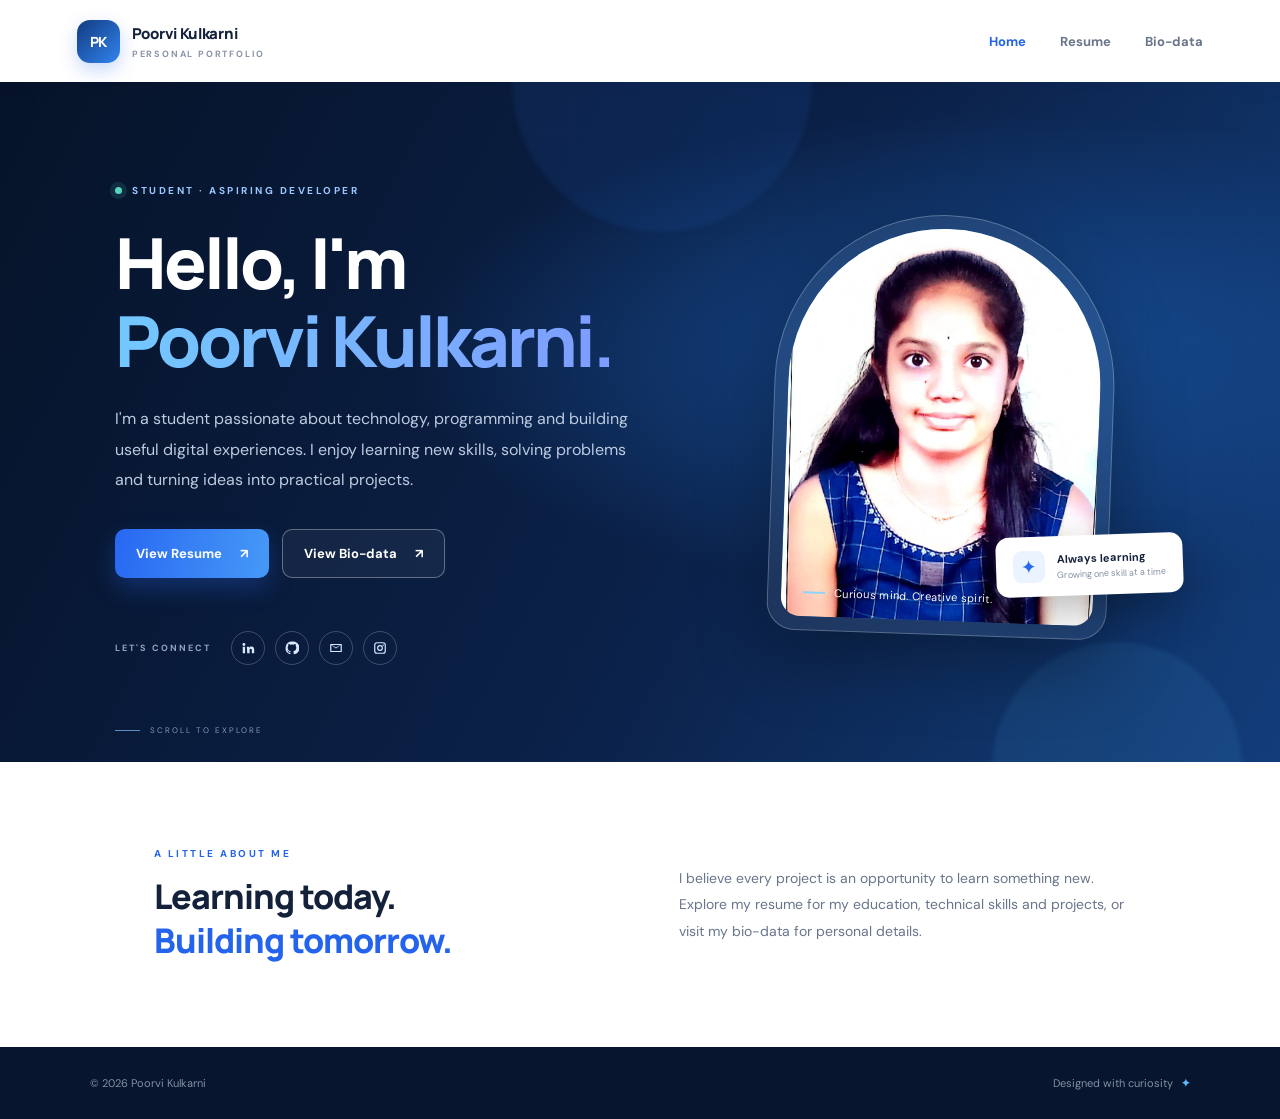
<file: index.html>
<!DOCTYPE html>
<html lang="en">
<head>
  <meta charset="UTF-8">
  <meta name="viewport" content="width=device-width, initial-scale=1.0">
  <meta name="description" content="Poorvi Kulkarni's personal , resume and bio-data.">
  <title>Poorvi Kulkarni | Personal </title>
  <link rel="stylesheet" href="style.css">
  <link rel="preconnect" href="https://fonts.googleapis.com">
  <link rel="preconnect" href="https://fonts.gstatic.com" crossorigin>
  <link href="https://fonts.googleapis.com/css2?family=DM+Sans:wght@400;500;600;700&family=Manrope:wght@400;500;600;700;800&display=swap" rel="stylesheet">
</head>
<body class="home-page">
  <header class="site-header">
    <a class="brand" href="index.html"><span class="brand-mark">PK</span><span>Poorvi Kulkarni<small>PERSONAL PORTFOLIO</small></span></a>
    <button class="menu-toggle" aria-label="Toggle navigation" aria-expanded="false">☰</button>
    <nav class="main-nav" aria-label="Main navigation">
      <a class="active" href="index.html">Home</a>
      <a href="resume.html">Resume</a>
      <a href="biodata.html">Bio-data</a>
    </nav>
  </header>

  <main>
    <section class="hero">
      <div class="hero-glow glow-one"></div><div class="hero-glow glow-two"></div>
      <div class="hero-content">
        <p class="eyebrow"><span class="status-dot"></span> STUDENT · ASPIRING DEVELOPER</p>
        <h1>Hello, I'm<br><span>Poorvi Kulkarni.</span></h1>
        <p class="hero-intro">I'm a student passionate about technology, programming and building useful digital experiences. I enjoy learning new skills, solving problems and turning ideas into practical projects.</p>
        <div class="hero-actions">
          <a class="btn btn-primary" href="resume.html">View Resume <span>↗</span></a>
          <a class="btn btn-outline" href="biodata.html">View Bio-data <span>↗</span></a>
        </div>
        <div class="social-area">
          <span>LET'S CONNECT</span>
          <div class="social-links">
            <a href="https://www.linkedin.com/" target="_blank" rel="noopener" aria-label="LinkedIn" title="Add your LinkedIn profile URL"><svg viewBox="0 0 24 24"><path d="M5 3.5A2.5 2.5 0 1 1 5 8.5a2.5 2.5 0 0 1 0-5ZM3 10h4v11H3zm7 0h3.8v1.5h.1a4.2 4.2 0 0 1 3.8-2.1c4.1 0 4.9 2.7 4.9 6.2V21h-4v-4.8c0-1.2 0-2.8-1.8-2.8s-2.1 1.3-2.1 2.7V21h-4z"/></svg></a>
            <a href="https://github.com/" target="_blank" rel="noopener" aria-label="GitHub" title="Add your GitHub profile URL"><svg viewBox="0 0 24 24"><path d="M12 .9a11.1 11.1 0 0 0-3.5 21.6c.6.1.8-.3.8-.6v-2.1c-3.2.7-3.9-1.4-3.9-1.4-.5-1.3-1.3-1.6-1.3-1.6-1-.7.1-.7.1-.7 1.1.1 1.7 1.1 1.7 1.1 1 .1.7 2.1 3.3 1.5.1-.7.4-1.2.7-1.5-2.6-.3-5.3-1.3-5.3-5.8 0-1.3.5-2.3 1.2-3.1-.1-.3-.5-1.5.1-3.1 0 0 1-.3 3.2 1.2a11 11 0 0 1 5.8 0c2.2-1.5 3.2-1.2 3.2-1.2.6 1.6.2 2.8.1 3.1.8.8 1.2 1.8 1.2 3.1 0 4.5-2.7 5.5-5.3 5.8.4.3.8 1 .8 2v3c0 .3.2.7.8.6A11.1 11.1 0 0 0 12 .9Z"/></svg></a>
            <a href="mailto:poorvikulkarni60@gmail.com" aria-label="Email"><svg viewBox="0 0 24 24"><path d="M3 5h18a1 1 0 0 1 1 1v12a1 1 0 0 1-1 1H3a1 1 0 0 1-1-1V6a1 1 0 0 1 1-1Zm9 8L4 7v10h16V7l-8 6Zm0-2 7-4H5l7 4Z"/></svg></a>
            <a href="https://www.instagram.com/" target="_blank" rel="noopener" aria-label="Instagram" title="Add your Instagram profile URL"><svg viewBox="0 0 24 24"><path d="M7 2h10a5 5 0 0 1 5 5v10a5 5 0 0 1-5 5H7a5 5 0 0 1-5-5V7a5 5 0 0 1 5-5Zm0 2a3 3 0 0 0-3 3v10a3 3 0 0 0 3 3h10a3 3 0 0 0 3-3V7a3 3 0 0 0-3-3H7Zm5 3a5 5 0 1 1 0 10 5 5 0 0 1 0-10Zm0 2a3 3 0 1 0 0 6 3 3 0 0 0 0-6Zm5.5-3a1.2 1.2 0 1 1 0 2.4 1.2 1.2 0 0 1 0-2.4Z"/></svg></a>
          </div>
        </div>
      </div>
      <div class="hero-visual">
        <div class="photo-frame">
          <div class="photo-backdrop"></div>
          <img class="profile-photo" src="profile.jpg.jpeg" alt="Portrait of Poorvi Kulkarni" onerror="this.style.display='none';this.nextElementSibling.style.display='grid'">
          <div class="photo-fallback">PK</div>
          <div class="photo-caption"><span class="caption-line"></span><span>Curious mind. Creative spirit.</span></div>
        </div>
        <div class="floating-card"><span class="floating-icon">✦</span><span><b>Always learning</b><small>Growing one skill at a time</small></span></div>
      </div>
      <a class="scroll-cue" href="#about"><span></span> SCROLL TO EXPLORE</a>
    </section>
    <section class="intro-section" id="about">
      <div><p class="section-kicker">A LITTLE ABOUT ME</p><h2>Learning today.<br><span>Building tomorrow.</span></h2></div>
      <p>I believe every project is an opportunity to learn something new. Explore my resume for my education, technical skills and projects, or visit my bio-data for personal details.</p>
    </section>
  </main>
  <footer class="site-footer"><span>© 2026 Poorvi Kulkarni</span><span>Designed with curiosity <b>✦</b></span></footer>
  <script src="script.js"></script>
</body>
</html>
</file>
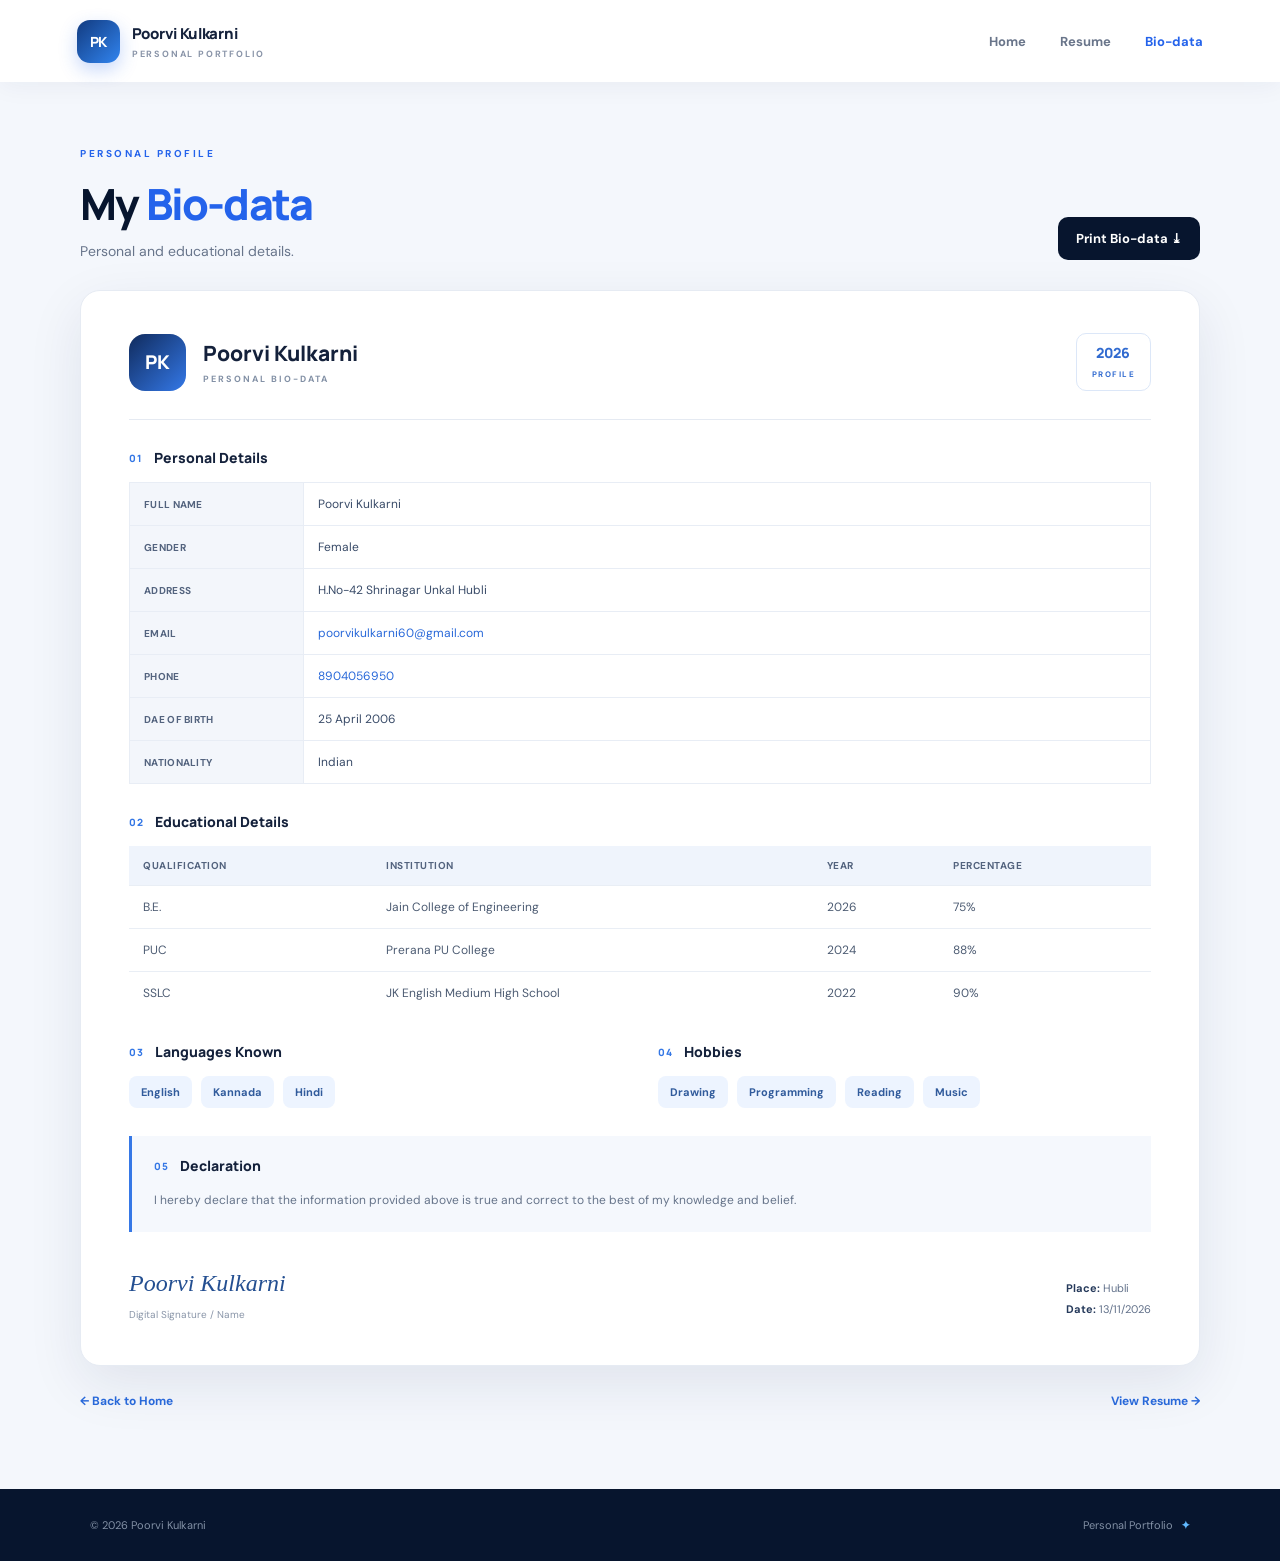
<file: biodata.html>
<!DOCTYPE html>
<html lang="en">
<head>
  <meta charset="UTF-8"><meta name="viewport" content="width=device-width, initial-scale=1.0">
  <title>Bio-data | Poorvi Kulkarni</title><link rel="stylesheet" href="style.css">
  <link rel="preconnect" href="https://fonts.googleapis.com"><link rel="preconnect" href="https://fonts.gstatic.com" crossorigin>
  <link href="https://fonts.googleapis.com/css2?family=DM+Sans:wght@400;500;600;700&family=Manrope:wght@400;500;600;700;800&display=swap" rel="stylesheet">
</head>
<body class="inner-page">
<header class="site-header"><a class="brand" href="index.html"><span class="brand-mark">PK</span><span>Poorvi Kulkarni<small>PERSONAL PORTFOLIO</small></span></a><button class="menu-toggle" aria-label="Toggle navigation" aria-expanded="false">☰</button><nav class="main-nav"><a href="index.html">Home</a><a href="resume.html">Resume</a><a class="active" href="biodata.html">Bio-data</a></nav></header>
<main class="document-wrap biodata-wrap">
  <div class="document-heading"><div><p class="section-kicker">PERSONAL PROFILE</p><h1>My <span>Bio-data</span></h1><p>Personal and educational details.</p></div><button class="btn btn-dark print-btn" onclick="window.print()">Print Bio-data ⤓</button></div>
  <article class="bio-sheet">
    <div class="bio-top"><div class="bio-monogram">PK</div><div><h2>Poorvi Kulkarni</h2><p>PERSONAL BIO-DATA</p></div><div class="bio-stamp">2026<br><small>PROFILE</small></div></div>
    <section class="bio-section"><h3><span>01</span> Personal Details</h3><div class="table-scroll"><table class="bio-table"><tbody>
      <tr><th>Full Name</th><td>Poorvi Kulkarni</td></tr>
      <tr><th>Gender</th><td>Female</td></tr>
      <tr><th>Address</th><td colspan="3">H.No-42 Shrinagar Unkal Hubli</td></tr>
      <tr><th>Email</th><td colspan="3"><a href="mailto:poorvikulkarni60@gmail.com">poorvikulkarni60@gmail.com</a></td></tr>
      <tr><th>Phone</th><td colspan="3"><a href="tel:8904056950">8904056950</a></td></tr>
      <tr><th>Dae of Birth</th><td>25 April 2006</th></tr>
      <tr><th>Nationality</th><td>Indian</th></tr>
    </tbody></table></div></section>
    <section class="bio-section"><h3><span>02</span> Educational Details</h3><div class="table-scroll"><table class="data-table"><thead><tr><th>Qualification</th><th>Institution</th><th>Year</th><th>Percentage</th></tr></thead><tbody><tr><td>B.E.</td><td>Jain College of Engineering</td><td>2026</td><td>75%</td></tr><tr><td>PUC</td><td>Prerana PU College</td><td>2024</td><td>88%</td></tr><tr><td>SSLC</td><td>JK English Medium High School</td><td>2022</td><td>90%</td></tr></tbody></table></div></section>
    <div class="bio-two-col"><section class="bio-section"><h3><span>03</span> Languages Known</h3><div class="skill-tags"><span>English</span><span>Kannada</span><span>Hindi</span></div></section><section class="bio-section"><h3><span>04</span> Hobbies</h3><div class="skill-tags"><span>Drawing</span><span>Programming</span><span>Reading</span><span>Music</span></div></section></div>
    <section class="declaration"><h3><span>05</span> Declaration</h3><p>I hereby declare that the information provided above is true and correct to the best of my knowledge and belief.</p></section>
    <div class="signature-row"><div><p class="signature-script">Poorvi Kulkarni</p><span>Digital Signature / Name</span></div><div class="place-date"><p><b>Place:</b> Hubli</p><p><b>Date:</b> 13/11/2026</p></div></div>
  </article>
  <div class="back-row"><a class="text-link" href="index.html">← Back to Home</a><a class="text-link" href="resume.html">View Resume →</a></div>
</main>
<footer class="site-footer"><span>© 2026 Poorvi Kulkarni</span><span>Personal Portfolio <b>✦</b></span></footer><script src="script.js"></script>
</body></html>
</file>
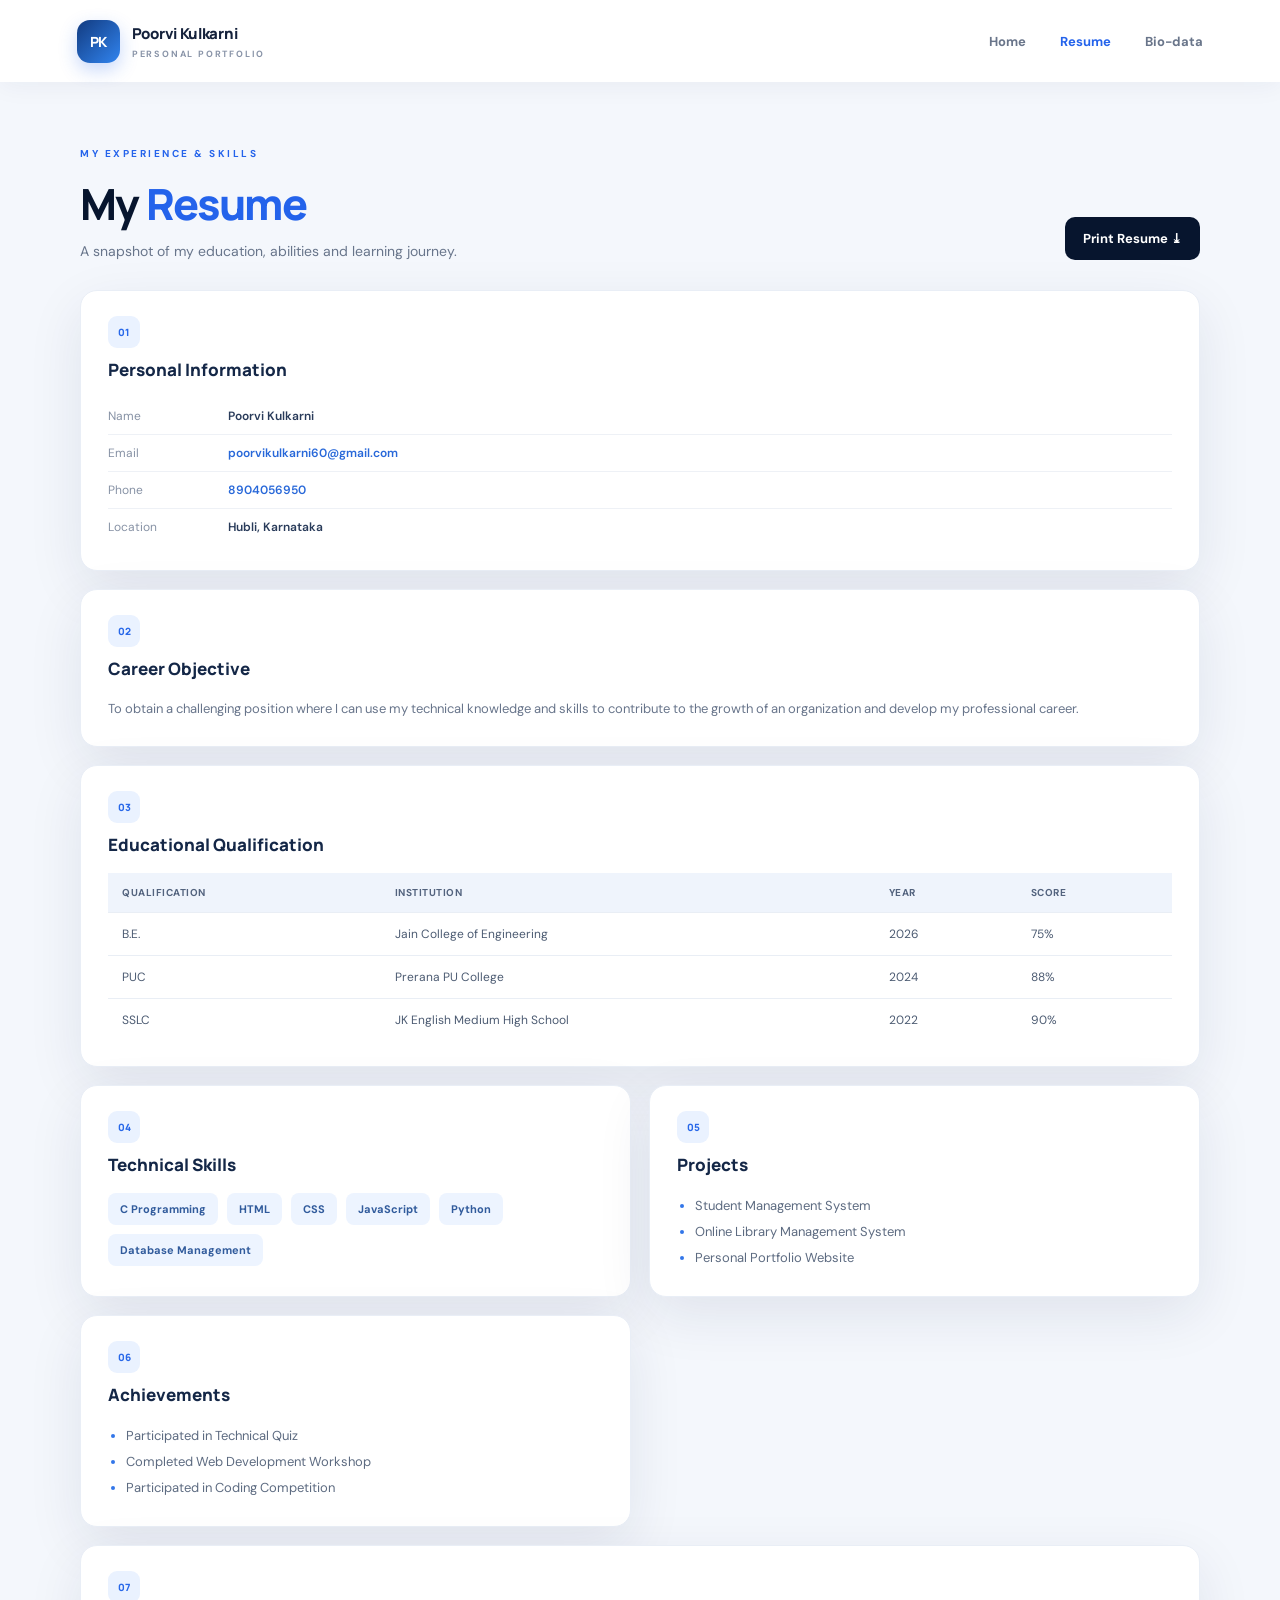
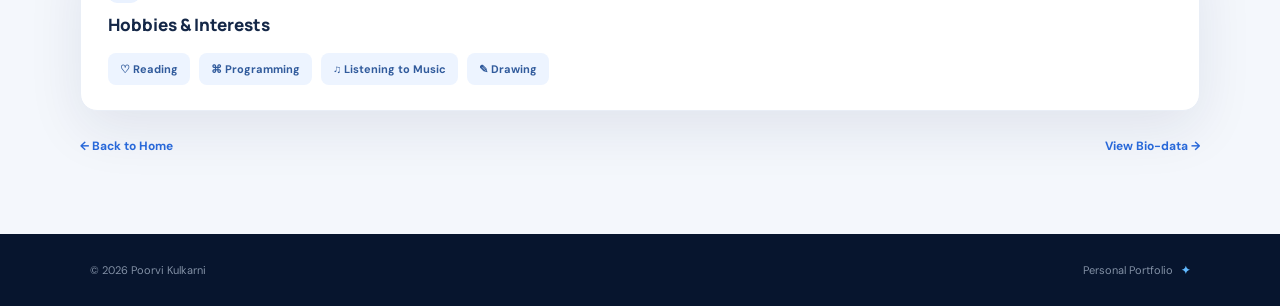
<file: resume.html>
<!DOCTYPE html>
<html lang="en">
<head>
  <meta charset="UTF-8"><meta name="viewport" content="width=device-width, initial-scale=1.0">
  <title>Resume | Poorvi Kulkarni</title><link rel="stylesheet" href="style.css">
  <link rel="preconnect" href="https://fonts.googleapis.com"><link rel="preconnect" href="https://fonts.gstatic.com" crossorigin>
  <link href="https://fonts.googleapis.com/css2?family=DM+Sans:wght@400;500;600;700&family=Manrope:wght@400;500;600;700;800&display=swap" rel="stylesheet">
</head>
<body class="inner-page">
<header class="site-header"><a class="brand" href="index.html"><span class="brand-mark">PK</span><span>Poorvi Kulkarni<small>PERSONAL PORTFOLIO</small></span></a><button class="menu-toggle" aria-label="Toggle navigation" aria-expanded="false">☰</button><nav class="main-nav"><a href="index.html">Home</a><a class="active" href="resume.html">Resume</a><a href="biodata.html">Bio-data</a></nav></header>
<main class="document-wrap">
  <div class="document-heading"><div><p class="section-kicker">MY EXPERIENCE & SKILLS</p><h1>My <span>Resume</span></h1><p>A snapshot of my education, abilities and learning journey.</p></div><button class="btn btn-dark print-btn" onclick="window.print()">Print Resume ⤓</button></div>
  <section class="resume-grid">
    <article class="info-card personal-card"><div class="card-icon">01</div><h2>Personal Information</h2><dl class="detail-list"><div><dt>Name</dt><dd>Poorvi Kulkarni</dd></div><div><dt>Email</dt><dd><a href="mailto:poorvikulkarni60@gmail.com">poorvikulkarni60@gmail.com</a></dd></div><div><dt>Phone</dt><dd><a href="tel:8904056950">8904056950</a></dd></div><div><dt>Location</dt><dd>Hubli, Karnataka</dd></div></dl></article>
    <article class="info-card objective-card"><div class="card-icon">02</div><h2>Career Objective</h2><p>To obtain a challenging position where I can use my technical knowledge and skills to contribute to the growth of an organization and develop my professional career.</p></article>
    <article class="info-card education-card"><div class="card-icon">03</div><h2>Educational Qualification</h2><div class="table-scroll"><table class="data-table"><thead><tr><th>Qualification</th><th>Institution</th><th>Year</th><th>Score</th></tr></thead><tbody><tr><td>B.E.</td><td>Jain College of Engineering</td><td>2026</td><td>75%</td></tr><tr><td>PUC</td><td>Prerana PU College</td><td>2024</td><td>88%</td></tr><tr><td>SSLC</td><td>JK English Medium High School</td><td>2022</td><td>90%</td></tr></tbody></table></div></article>
    <article class="info-card"><div class="card-icon">04</div><h2>Technical Skills</h2><div class="skill-tags"><span>C Programming</span><span>HTML</span><span>CSS</span><span>JavaScript</span><span>Python</span><span>Database Management</span></div></article>
    <article class="info-card"><div class="card-icon">05</div><h2>Projects</h2><ul class="clean-list"><li>Student Management System</li><li>Online Library Management System</li><li>Personal Portfolio Website</li></ul></article>
    <article class="info-card"><div class="card-icon">06</div><h2>Achievements</h2><ul class="clean-list"><li>Participated in Technical Quiz</li><li>Completed Web Development Workshop</li><li>Participated in Coding Competition</li></ul></article>
    <article class="info-card hobbies-card"><div class="card-icon">07</div><h2>Hobbies & Interests</h2><div class="hobby-pills"><span>♡ Reading</span><span>⌘ Programming</span><span>♫ Listening to Music</span><span>✎ Drawing</span></div></article>
  </section>
  <div class="back-row"><a class="text-link" href="index.html">← Back to Home</a><a class="text-link" href="biodata.html">View Bio-data →</a></div>
</main>
<footer class="site-footer"><span>© 2026 Poorvi Kulkarni</span><span>Personal Portfolio <b>✦</b></span></footer><script src="script.js"></script>
</body></html>
</file>
<file: style.css>
:root{--navy:#07152e;--navy2:#0c2144;--blue:#2463eb;--cyan:#54c8ef;--ink:#14213b;--muted:#68758b;--paper:#f4f7fc;--line:#e5eaf2;--white:#fff;--radius:20px;--shadow:0 18px 55px rgba(18,38,75,.09)}
*{box-sizing:border-box}html{scroll-behavior:smooth}body{margin:0;font-family:"DM Sans",sans-serif;color:var(--ink);background:var(--paper)}a{color:inherit}.site-header{height:82px;padding:0 max(6vw,24px);display:flex;align-items:center;justify-content:space-between;background:#fff;position:relative;z-index:5;box-shadow:0 4px 24px rgba(15,35,70,.05)}.brand{display:flex;gap:12px;align-items:center;text-decoration:none;font:800 15px Manrope,sans-serif;letter-spacing:-.3px}.brand-mark{width:43px;height:43px;display:grid;place-items:center;color:white;border-radius:13px;background:linear-gradient(135deg,#123b80,#3184ef);font-size:14px;box-shadow:0 7px 18px #2463eb40}.brand small{display:block;font:700 9px "DM Sans";letter-spacing:1.8px;color:#8994a8;margin-top:4px}.main-nav{display:flex;gap:34px}.main-nav a{text-decoration:none;font-size:13px;font-weight:700;color:#69758a;transition:.2s}.main-nav a:hover,.main-nav a.active{color:var(--blue)}.menu-toggle{display:none;border:0;background:none;font-size:25px;color:var(--navy)}
.hero{min-height:680px;position:relative;overflow:hidden;padding:95px max(9vw,28px) 90px;display:grid;grid-template-columns:1.1fr .9fr;align-items:center;gap:5vw;color:#fff;background:radial-gradient(ellipse at 78% 40%,#164b91 0%,transparent 42%),linear-gradient(118deg,#061329 0%,#0b2148 55%,#123d7a 100%)}.hero:after{content:"";position:absolute;inset:0;opacity:.14;background-image:linear-gradient(#ffffff12 1px,transparent 1px),linear-gradient(90deg,#ffffff12 1px,transparent 1px);background-size:52px 52px;mask-image:linear-gradient(90deg,transparent,#000)}.hero-content,.hero-visual{position:relative;z-index:1}.eyebrow,.section-kicker{font-size:10px;font-weight:700;letter-spacing:2.5px}.eyebrow{color:#9dc8ff;display:flex;align-items:center;gap:10px;margin:0 0 26px}.status-dot{width:7px;height:7px;border-radius:50%;background:#53d6bd;box-shadow:0 0 0 5px #53d6bd20}.hero h1{font:800 clamp(42px,5.5vw,72px)/1.12 Manrope,sans-serif;letter-spacing:-3px;margin:0 0 24px}.hero h1 span{background:linear-gradient(90deg,#73c8ff,#7e9cff);-webkit-background-clip:text;background-clip:text;color:transparent}.hero-intro{max-width:520px;color:#bdcbe0;font-size:16px;line-height:1.9;margin:0}.hero-actions{display:flex;gap:13px;margin-top:34px;flex-wrap:wrap}.btn{border:0;border-radius:10px;padding:15px 21px;display:inline-flex;align-items:center;gap:18px;text-decoration:none;font:700 13px "DM Sans";cursor:pointer;transition:transform .2s,box-shadow .2s}.btn:hover{transform:translateY(-3px)}.btn-primary{color:white;background:linear-gradient(100deg,#2868f2,#4699f7);box-shadow:0 10px 25px #2868f24a}.btn-outline{border:1px solid #ffffff55;color:#fff;background:#ffffff0c}.btn-dark{background:var(--navy);color:#fff}.social-area{display:flex;align-items:center;gap:20px;margin-top:53px}.social-area>span{font-size:9px;letter-spacing:2px;color:#91a5c2;font-weight:700}.social-links{display:flex;gap:10px}.social-links a{width:34px;height:34px;border:1px solid #ffffff36;border-radius:50%;display:grid;place-items:center;transition:.2s}.social-links a:hover{background:#fff;transform:translateY(-3px)}.social-links svg{width:14px;height:14px;fill:#d9e8ff}.social-links a:hover svg{fill:#15376c}.hero-visual{display:flex;justify-content:center;align-items:center;min-height:440px}.photo-frame{width:min(340px,78%);height:420px;position:relative;padding:13px;border:1px solid #ffffff40;border-radius:170px 170px 28px 28px;background:#ffffff12;box-shadow:0 25px 75px #0005;transform:rotate(2deg)}.photo-backdrop{position:absolute;inset:13px;border-radius:160px 160px 20px 20px;background:linear-gradient(145deg,#75b8f7,#1a3d77)}.profile-photo{position:absolute;inset:13px;width:calc(100% - 26px);height:calc(100% - 26px);object-fit:cover;object-position:center;border-radius:160px 160px 20px 20px}.photo-fallback{display:none;position:absolute;inset:13px;place-items:center;border-radius:160px 160px 20px 20px;color:#fff;font:800 76px Manrope;background:linear-gradient(145deg,#5ca7ee,#102d60)}.photo-caption{position:absolute;bottom:30px;left:35px;right:35px;color:white;font-size:11px;letter-spacing:.3px;display:flex;align-items:center;gap:9px;text-shadow:0 2px 8px #000}.caption-line{width:22px;height:2px;background:#8ad4ff}.floating-card{position:absolute;bottom:50px;right:-18px;display:flex;align-items:center;gap:12px;padding:14px 17px;background:#fff;color:var(--ink);border-radius:13px;box-shadow:0 15px 40px #0004;transform:rotate(-2deg)}.floating-icon{width:32px;height:32px;display:grid;place-items:center;background:#eaf3ff;color:#2868e9;border-radius:9px;font-size:19px}.floating-card b,.floating-card small{display:block}.floating-card b{font-size:11px}.floating-card small{font-size:9px;color:#8490a4;margin-top:3px}.scroll-cue{position:absolute;bottom:27px;left:9vw;z-index:1;color:#8297b7;text-decoration:none;font-size:8px;letter-spacing:2px;display:flex;align-items:center;gap:10px}.scroll-cue span{width:25px;height:1px;background:#5e8bc6}.hero-glow{position:absolute;border-radius:50%;filter:blur(2px);pointer-events:none}.glow-one{width:300px;height:300px;background:#276de51c;top:-150px;left:40%}.glow-two{width:250px;height:250px;background:#55baff18;bottom:-130px;right:3%}.intro-section{padding:85px 12%;display:grid;grid-template-columns:1fr 1fr;gap:8%;align-items:center;background:#fff}.section-kicker{color:var(--blue);margin:0 0 14px}.intro-section h2{font:800 34px/1.3 Manrope;letter-spacing:-1px;margin:0}.intro-section h2 span{color:var(--blue)}.intro-section>p{font-size:14px;line-height:1.9;color:var(--muted)}.site-footer{min-height:72px;padding:20px 7%;display:flex;justify-content:space-between;align-items:center;color:#8290a5;font-size:11px;background:#07152e}.site-footer b{color:#61b9ff;margin-left:5px}
.inner-page{background:#f4f7fc;min-height:100vh}.document-wrap{max-width:1120px;width:88%;margin:65px auto 80px}.document-heading{display:flex;align-items:end;justify-content:space-between;margin-bottom:30px}.document-heading h1{font:800 43px Manrope;letter-spacing:-1.8px;margin:0;color:var(--navy)}.document-heading h1 span{color:var(--blue)}.document-heading p:not(.section-kicker){margin:9px 0 0;color:var(--muted);font-size:14px}.print-btn{padding:13px 18px}.resume-grid{display:grid;grid-template-columns:1fr 1fr;gap:18px}.info-card{background:#fff;border:1px solid #e9eef6;border-radius:17px;padding:25px 27px;box-shadow:var(--shadow)}.info-card h2{font:800 17px Manrope;margin:10px 0 17px;color:#142747}.card-icon{width:32px;height:32px;display:grid;place-items:center;border-radius:9px;background:#eaf2ff;color:#2868e9;font:800 10px Manrope}.info-card p{font-size:13px;line-height:1.85;color:#68758b;margin:0}.personal-card,.objective-card,.education-card,.hobbies-card{grid-column:span 2}.detail-list{margin:0}.detail-list div{display:grid;grid-template-columns:120px 1fr;padding:10px 0;border-bottom:1px solid #eef1f6;font-size:12px}.detail-list div:last-child{border:0}.detail-list dt{color:#8792a5}.detail-list dd{margin:0;font-weight:600;color:#293b5a}.detail-list a,.bio-table a{color:#2868d9;text-decoration:none}.data-table{width:100%;border-collapse:collapse;font-size:12px;text-align:left}.data-table th{background:#eff4fc;color:#53637e;font-size:10px;letter-spacing:.5px;text-transform:uppercase}.data-table th,.data-table td{padding:13px 14px;border-bottom:1px solid #e9eef5}.data-table td{color:#4c5b72}.data-table tbody tr:last-child td{border-bottom:0}.skill-tags,.hobby-pills{display:flex;gap:9px;flex-wrap:wrap}.skill-tags span,.hobby-pills span{padding:9px 12px;border-radius:8px;background:#edf4ff;color:#315b9c;font-size:11px;font-weight:700}.clean-list{padding-left:18px;margin:0;color:#5d6b81;font-size:13px;line-height:2}.clean-list li::marker{color:#3276e9}.back-row{display:flex;justify-content:space-between;margin-top:27px}.text-link{color:#2868d9;text-decoration:none;font-size:12px;font-weight:700}.bio-sheet{padding:42px 48px;background:#fff;border:1px solid #e6ebf3;border-radius:20px;box-shadow:var(--shadow)}.bio-top{display:flex;align-items:center;gap:17px;padding-bottom:28px;border-bottom:1px solid var(--line)}.bio-monogram{width:57px;height:57px;display:grid;place-items:center;border-radius:16px;background:linear-gradient(135deg,#102b5d,#3478e7);color:#fff;font:800 19px Manrope}.bio-top h2{font:800 21px Manrope;margin:0}.bio-top p{font-size:9px;letter-spacing:2px;color:#8290a5;font-weight:700;margin:6px 0 0}.bio-stamp{margin-left:auto;text-align:center;border:1px solid #dce7f8;color:#316bd0;border-radius:10px;padding:9px 15px;font:800 14px Manrope}.bio-stamp small{font:700 8px "DM Sans";letter-spacing:1.5px}.bio-section{margin-top:28px}.bio-section h3,.declaration h3{display:flex;align-items:center;gap:11px;font:800 14px Manrope;margin:0 0 15px}.bio-section h3 span,.declaration h3 span{color:#3477e5;font-size:10px;letter-spacing:1px}.bio-table{width:100%;border-collapse:collapse;font-size:12px}.bio-table th{width:17%;background:#f3f6fb;color:#53637e;text-align:left;font-size:10px;text-transform:uppercase;letter-spacing:.3px}.bio-table td{color:#394b68}.bio-table th,.bio-table td{padding:13px 14px;border:1px solid #e8edf5}.bio-two-col{display:grid;grid-template-columns:1fr 1fr;gap:35px}.declaration{margin-top:28px;padding:20px 22px;border-left:3px solid #3678e6;background:#f5f8fd}.declaration p{font-size:12px;line-height:1.8;color:#66748a;margin:0}.signature-row{display:flex;justify-content:space-between;align-items:end;margin-top:38px}.signature-script{font:italic 24px Georgia;color:#244f91;margin:0 0 5px}.signature-row span{font-size:10px;color:#8995a8}.place-date p{font-size:11px;color:#62718a;margin:7px 0}.place-date b{color:#263a5b}
@media(max-width:760px){.site-header{height:70px;padding:0 22px}.menu-toggle{display:block}.main-nav{display:none;position:absolute;top:70px;left:0;right:0;background:white;padding:18px 24px;box-shadow:0 12px 20px #0b21441a;flex-direction:column;gap:18px}.main-nav.open{display:flex}.hero{padding:75px 8% 85px;grid-template-columns:1fr;gap:40px;text-align:center}.hero-content{order:1}.hero-visual{order:0;min-height:330px}.photo-frame{height:315px;width:245px}.hero h1{font-size:48px;letter-spacing:-2px}.hero-intro{margin:auto;font-size:14px}.hero-actions,.social-area{justify-content:center}.social-area{margin-top:35px}.floating-card{right:-30px;bottom:25px}.scroll-cue{left:8%}.intro-section{padding:60px 8%;grid-template-columns:1fr;gap:15px}.intro-section h2{font-size:29px}.document-wrap{width:92%;margin:42px auto 60px}.document-heading{align-items:start;gap:18px;flex-direction:column}.document-heading h1{font-size:36px}.resume-grid{grid-template-columns:1fr}.personal-card,.objective-card,.education-card,.hobbies-card{grid-column:span 1}.bio-sheet{padding:27px 20px}.bio-two-col{grid-template-columns:1fr;gap:0}.bio-table{min-width:620px}.data-table{min-width:590px}.signature-row{gap:20px}.site-footer{padding:20px 6%}}@media(max-width:430px){.hero h1{font-size:41px}.hero-actions{flex-direction:column}.hero-actions .btn{justify-content:center}.social-area{gap:12px}.document-heading .btn{width:100%;justify-content:center}.info-card{padding:21px}.detail-list div{grid-template-columns:95px 1fr}.bio-top h2{font-size:17px}.bio-stamp{padding:7px 9px}.signature-row{align-items:start;flex-direction:column}.back-row{gap:15px}.site-footer{font-size:9px}}
@media print{body{background:#fff}.site-header,.site-footer,.print-btn,.back-row{display:none!important}.document-wrap{width:100%;max-width:none;margin:0}.document-heading{margin:0 0 20px}.info-card,.bio-sheet{box-shadow:none;break-inside:avoid}.resume-grid{gap:10px}.bio-sheet{border:0;padding:10px}.inner-page{background:#fff}@page{margin:14mm}}
</file>
